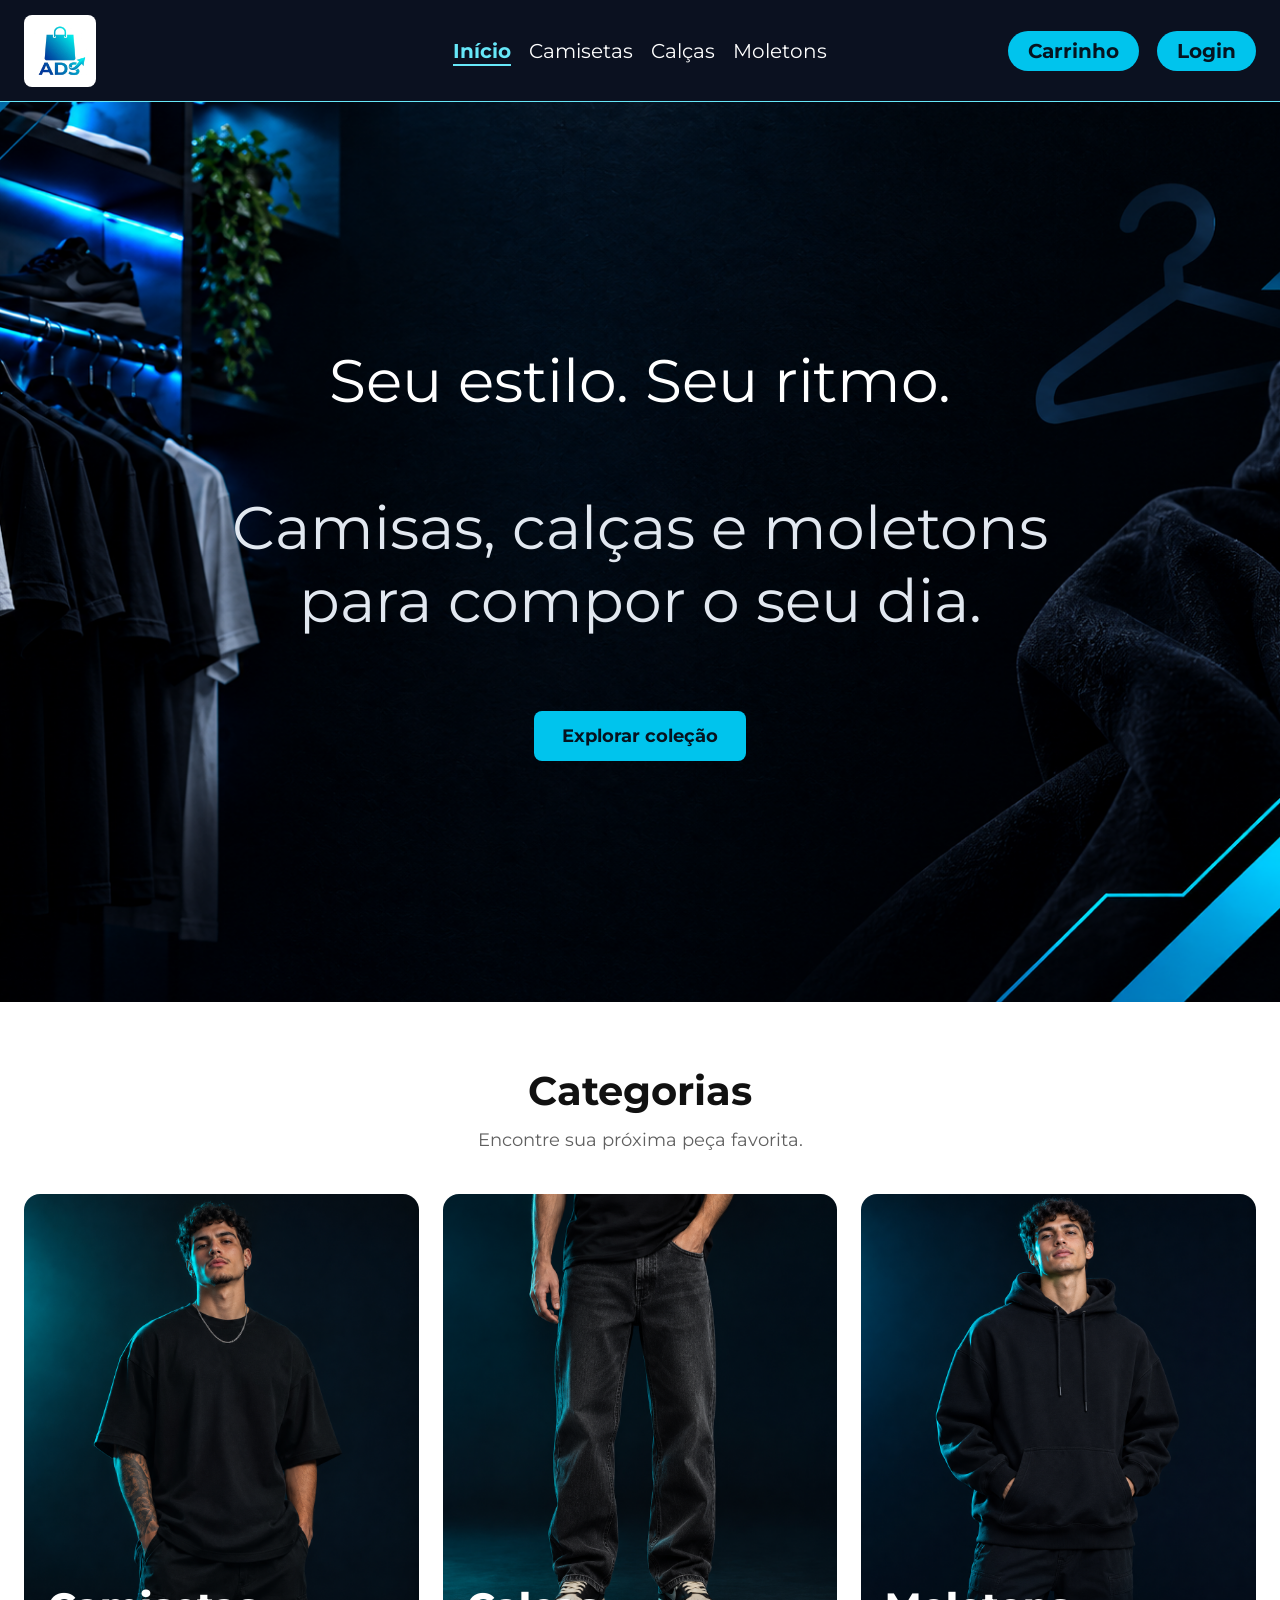
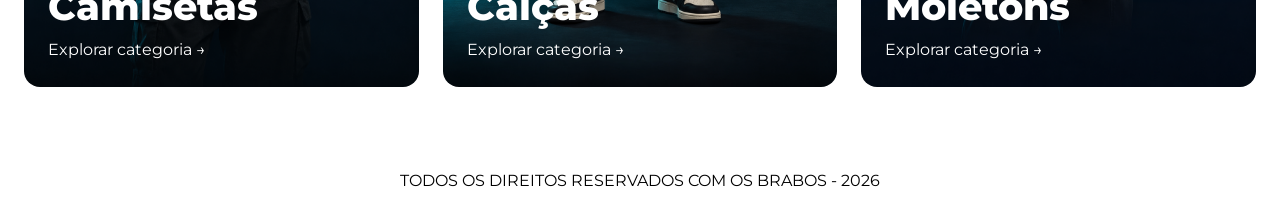
<file: index.html>
<!DOCTYPE html>
<html lang="pt-BR">

<head>
  <meta charset="UTF-8">
  <meta name="viewport" content="width=device-width, initial-scale=1.0">
  <title>Sitezin dos menó</title>
  <link rel="stylesheet" href="style.css">

  <link rel="preconnect" href="https://fonts.googleapis.com">
  <link rel="preconnect" href="https://fonts.gstatic.com" crossorigin>
  <link href="https://fonts.googleapis.com/css2?family=Montserrat:wght@400;500;600;700;800&display=swap"
    rel="stylesheet">
  <link rel="stylesheet" href="compartilhado/cabecalho.css">
  <script src="js/produtos.js" defer></script>
  <script src="js/armazenamento.js" defer></script>
  <script src="js/cabecalho.js" defer></script>
</head>

<body>
  <header class="cabecalho">
    <a class="logo" href="index.html">
      <img src="imagens/ADSlogo.jpg" alt="ADStore — página inicial">
    </a>
    <nav class="menu-principal" aria-label="Categorias">
      <a href="index.html" aria-current="page">Início</a>
      <a href="camisetas/camisetas.html">Camisetas</a>
      <a href="calças/calças.html">Calças</a>
      <a href="moletons/moletons.html">Moletons</a>
    </nav>
    <nav class="menu-usuario" aria-label="Conta e carrinho">
      <a href="carrinho.html">Carrinho</a>
      <a href="login/login.html">Login</a>
    </nav>
  </header>


  <main>

    <section class="banner" id="banner">
      <h1>Seu estilo. Seu ritmo.</h1>
      <h2>Camisas, calças e moletons para compor o seu dia.</h2>

      <a href="#categorias" class="botao-colecao">
        Explorar coleção
      </a>

    </section>

    <section class="categorias" id="categorias">
      <h2>Categorias</h2>
      <p>Encontre sua próxima peça favorita.</p>

      <div class="lista-categorias">
        <a href="camisetas/camisetas.html" class="card-categoria">
          <img src="imagens/ADScamisetas.png" alt="Modelo vestindo camiseta preta">

          <div class="categoria-texto">
            <h3>Camisetas</h3>
            <span>Explorar categoria <span class="seta">→</span></span>
          </div>
        </a>

        <a href="calças/calças.html" class="card-categoria">
          <img src="imagens/ADS-calcas.png" alt="Calça jeans escura">

          <div class="categoria-texto">
            <h3>Calças</h3>
            <span>Explorar categoria <span class="seta">→</span></span>
          </div>
        </a>

        <a href="moletons/moletons.html" class="card-categoria">
          <img src="imagens/ADSmoletons.png" alt="Modelo vestindo moletom preto">

          <div class="categoria-texto">
            <h3>Moletons</h3>
            <span>Explorar categoria <span class="seta">→</span></span>
          </div>
        </a>
      </div>
    </section>

  </main>

  <footer>
    TODOS OS DIREITOS RESERVADOS COM OS BRABOS - 2026
  </footer>
</body>

</html>
</file>
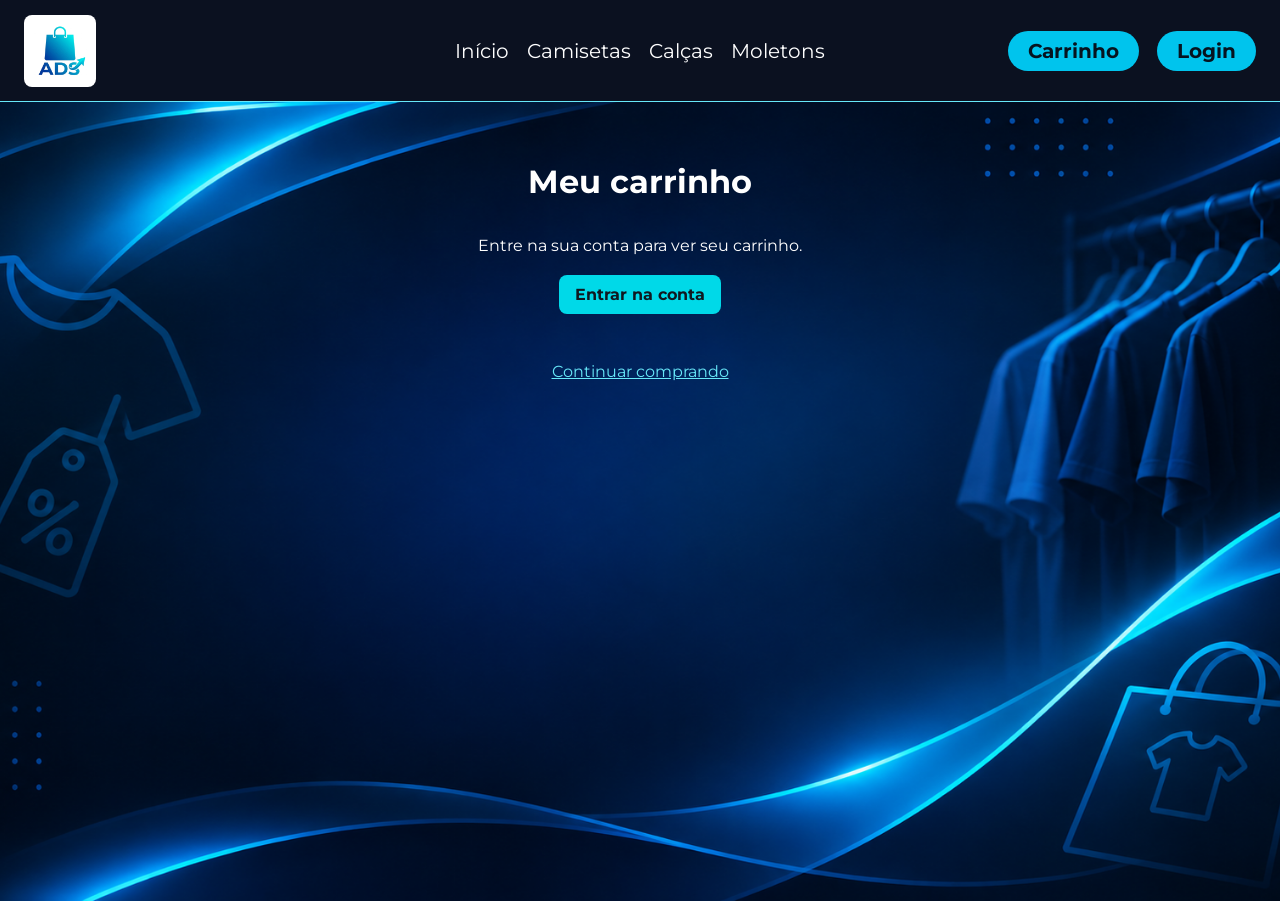
<file: carrinho.html>
<!DOCTYPE html>
<html lang="pt-BR">

<head>
  <meta charset="UTF-8">
  <meta name="viewport" content="width=device-width, initial-scale=1.0">
  <title>Carrinho | ADStore</title>
  <link rel="preconnect" href="https://fonts.googleapis.com">
  <link rel="preconnect" href="https://fonts.gstatic.com" crossorigin>
  <link href="https://fonts.googleapis.com/css2?family=Montserrat:wght@400;500;600;700;800&display=swap"
    rel="stylesheet">
  <link rel="stylesheet" href="carrinho.css">
  <link rel="stylesheet" href="compartilhado/cabecalho.css">
  <script src="js/produtos.js" defer></script>
  <script src="js/armazenamento.js" defer></script>
  <script src="js/cabecalho.js" defer></script>
  <script src="js/carrinho.js" defer></script>
  <script src="js/pagina-carrinho.js" defer></script>
</head>

<body>
  <header class="cabecalho">
    <a class="logo" href="index.html"><img src="imagens/ADSlogo.jpg" alt="ADStore — página inicial"></a>
    <nav class="menu-principal" aria-label="Categorias">
      <a href="index.html">Início</a>
      <a href="camisetas/camisetas.html">Camisetas</a>
      <a href="calças/calças.html">Calças</a>
      <a href="moletons/moletons.html">Moletons</a>
    </nav>
    <nav class="menu-usuario" aria-label="Conta e carrinho">
      <a href="carrinho.html" aria-current="page">Carrinho</a>
      <a href="login/login.html">Login</a>
    </nav>
  </header>
  <main class="banner">
    <h1>Meu carrinho</h1>
    <p id="mensagem-carrinho" role="status" aria-live="polite">Carregando os itens…</p>
    <a id="entrar-carrinho" class="botao" href="login/login.html" hidden>Entrar na conta</a>
    <div id="itens-carrinho" class="lista-produtos"></div>
    <section id="resumo-carrinho" class="resumo" aria-label="Resumo do carrinho" hidden>
      <h2>Total: <span id="total-carrinho">R$ 0,00</span></h2>
    </section>
    <a class="voltar-loja" href="index.html">Continuar comprando</a>
    <noscript>Ative o JavaScript para consultar seu carrinho.</noscript>
  </main>
  <template id="modelo-item">
    <article class="item-carrinho">
      <img class="imagem-produto" src="" alt="">
      <h2 class="nome-produto"></h2>
      <p class="preco-produto"></p>
      <div class="controle-quantidade" role="group" aria-label="Quantidade">
        <button class="diminuir" type="button" aria-label="Diminuir quantidade">−</button>
        <span class="quantidade"></span>
        <button class="aumentar" type="button" aria-label="Aumentar quantidade">+</button>
      </div>
      <p class="subtotal-produto"></p>
      <button class="remover" type="button">Remover</button>
    </article>
  </template>
</body>

</html>
</file>
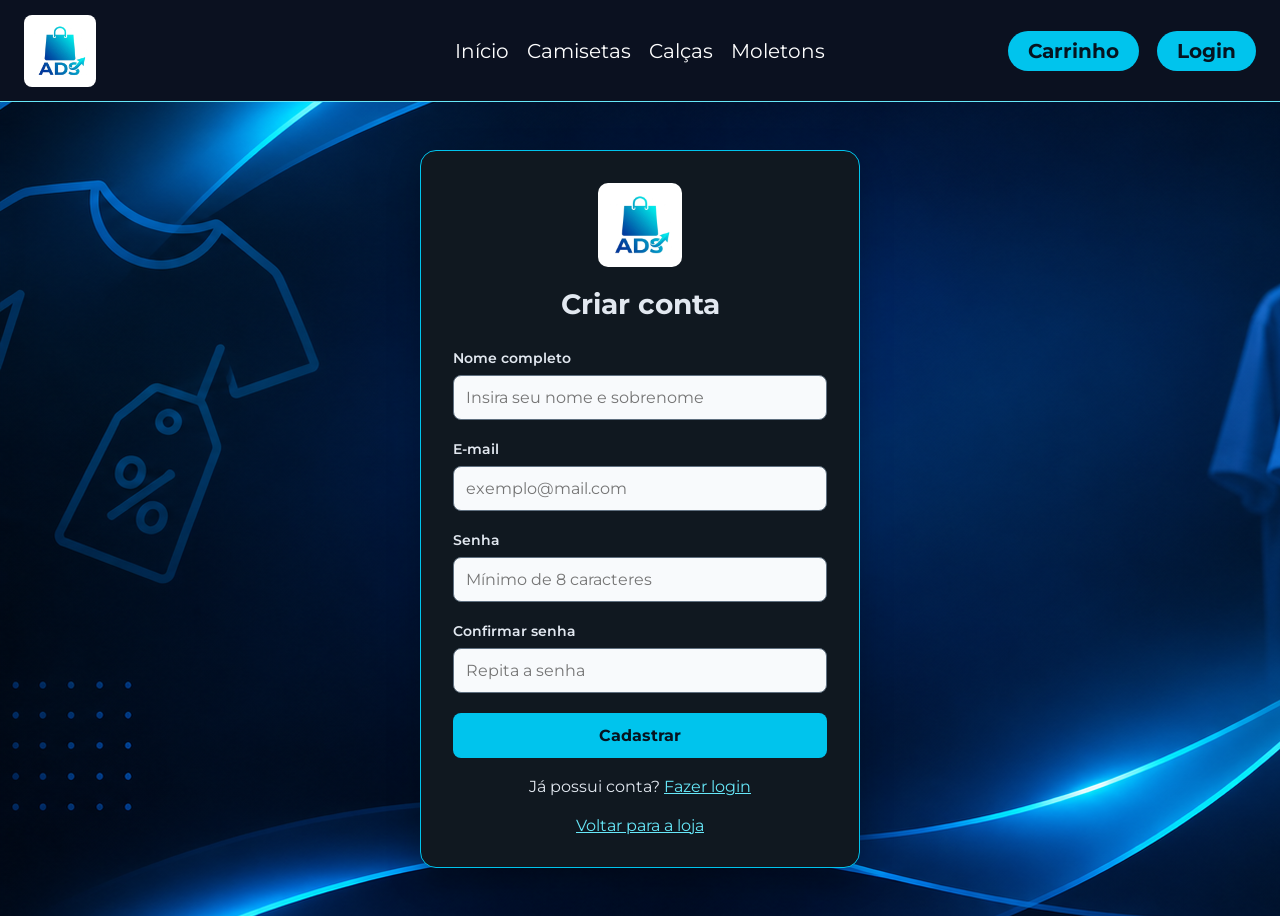
<file: cadastro/cadastro.html>
<!DOCTYPE html>
<html lang="pt-BR">

<head>
    <meta charset="UTF-8">
    <meta name="viewport" content="width=device-width, initial-scale=1.0">
    <title>Cadastro | ADStore</title>
    <link rel="preconnect" href="https://fonts.googleapis.com">
    <link rel="preconnect" href="https://fonts.gstatic.com" crossorigin>
    <link href="https://fonts.googleapis.com/css2?family=Montserrat:wght@400;500;600;700;800&display=swap"
        rel="stylesheet">
    <link rel="stylesheet" href="cadastro.css">
    <link rel="stylesheet" href="../compartilhado/cabecalho.css">
    <script src="../js/produtos.js" defer></script>
    <script src="../js/armazenamento.js" defer></script>
    <script src="../js/cadastro.js" defer></script>
    <script src="../js/cabecalho.js" defer></script>
</head>

<body>
    <header class="cabecalho">
        <a class="logo" href="../index.html">
            <img src="../imagens/ADSlogo.jpg" alt="ADStore — página inicial">
        </a>
        <nav class="menu-principal" aria-label="Categorias">
            <a href="../index.html">Início</a>
            <a href="../camisetas/camisetas.html">Camisetas</a>
            <a href="../calças/calças.html">Calças</a>
            <a href="../moletons/moletons.html">Moletons</a>
        </nav>
        <nav class="menu-usuario" aria-label="Conta e carrinho">
            <a href="../carrinho.html">Carrinho</a>
            <a href="../login/login.html">Login</a>
        </nav>
    </header>

    <main class="caixa-cadastro">

        <img src="../imagens/ADSlogo.jpg" alt="Logo da ADStore" id="imagem">
        <h1>Criar conta</h1>

        <form id="form_cadastro" method="post">
            <label for="nome">Nome completo</label>
            <input type="text" placeholder="Insira seu nome e sobrenome" name="nome" id="nome" autocomplete="name"
                required>

            <label for="email">E-mail</label>
            <input type="email" placeholder="exemplo@mail.com" name="email" id="email" autocomplete="email" required>

            <label for="senha">Senha</label>
            <input type="password" placeholder="Mínimo de 8 caracteres" name="senha" id="senha"
                autocomplete="new-password" minlength="8" required>

            <label for="confirmar-senha">Confirmar senha</label>
            <input type="password" placeholder="Repita a senha" name="confirmar-senha" id="confirmar-senha"
                autocomplete="new-password" minlength="8" required>

            <button type="submit">Cadastrar</button>
        </form>

        <p>Já possui conta? <a href="../login/login.html">Fazer login</a></p>
        <a href="../index.html">Voltar para a loja</a>

    </main>

</body>

</html>
</file>
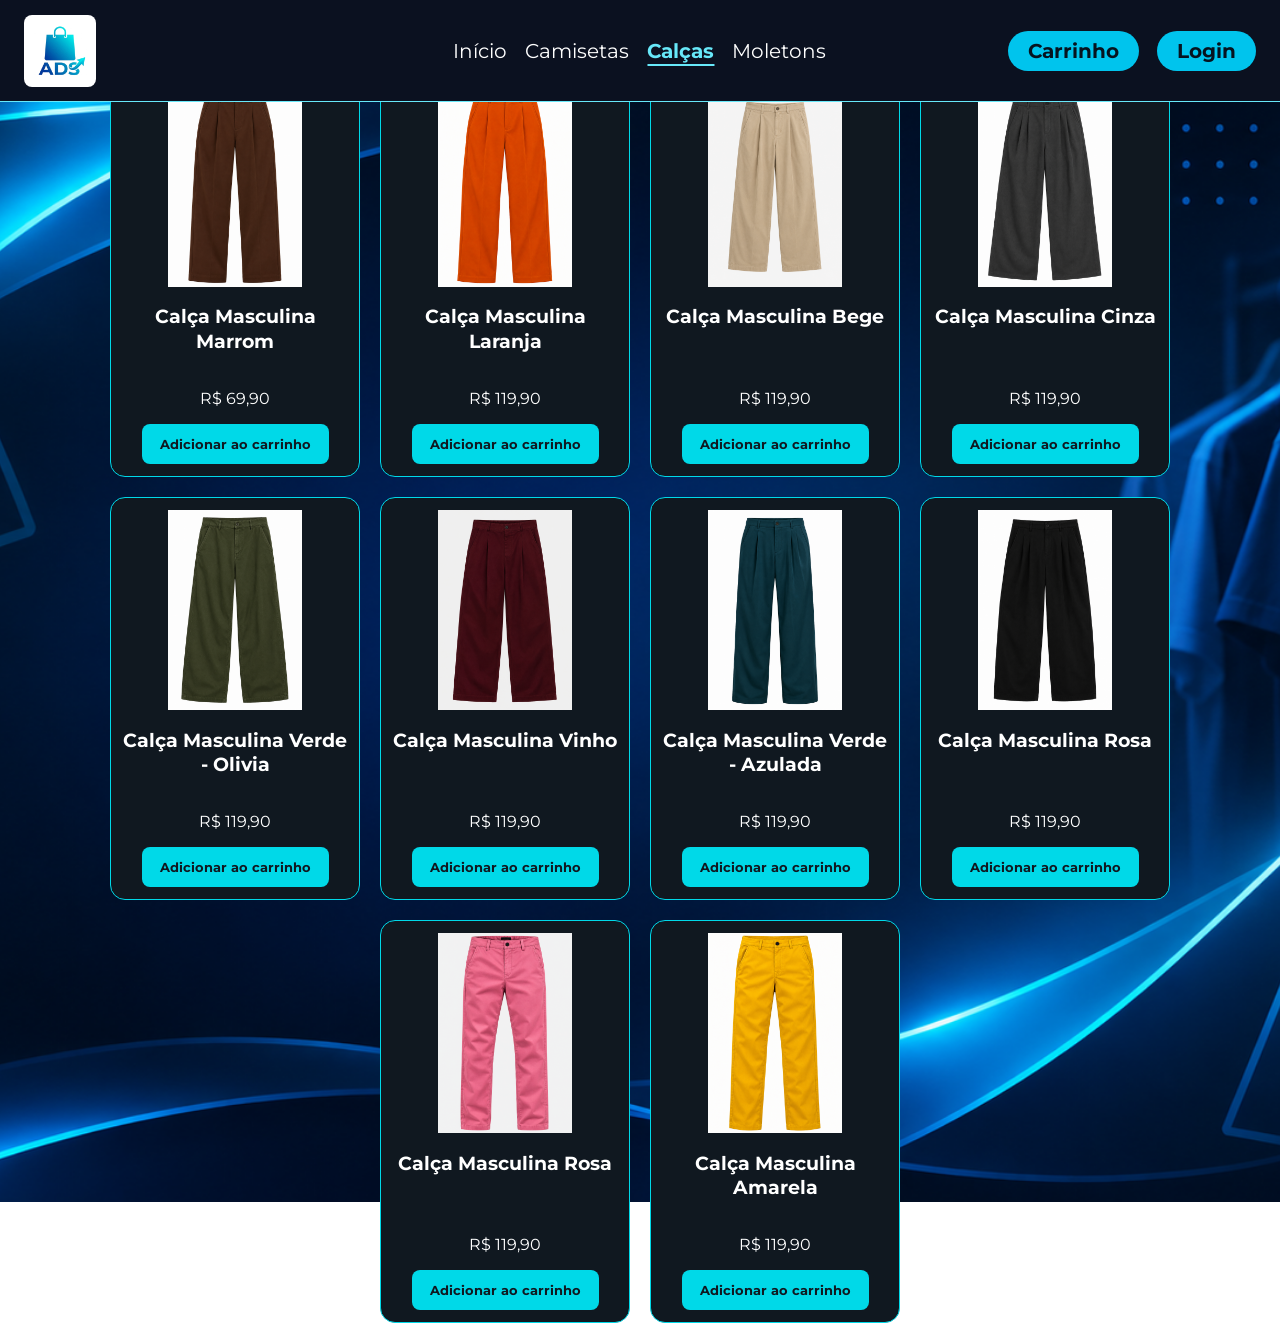
<file: calças/calças.html>
<!DOCTYPE html>
<html lang="pt-br">

<head>
  <meta charset="UTF-8">
  <meta name="viewport" content="width=device-width, initial-scale=1.0">
  <title>Calças</title>
  <link rel="stylesheet" href="calças.css">
  <link rel="stylesheet" href="../compartilhado/cabecalho.css">
  <link href="https://fonts.googleapis.com/css2?family=Montserrat:wght@400;500;600;700;800&display=swap"
    rel="stylesheet">
  <script src="../js/produtos.js" defer></script>
  <script src="../js/armazenamento.js" defer></script>
  <script src="../js/cabecalho.js" defer></script>
  <script src="../js/carrinho.js" defer></script>
  <script src="../js/catalogo.js" defer></script>
</head>

<body>
  <header class="cabecalho">
    <a class="logo" href="../index.html">
      <img src="../imagens/ADSlogo.jpg" alt="ADStore — página inicial">
    </a>
    <nav class="menu-principal" aria-label="Categorias">
      <a href="../index.html">Início</a>
      <a href="../camisetas/camisetas.html">Camisetas</a>
      <a href="calças.html" aria-current="page">Calças</a>
      <a href="../moletons/moletons.html">Moletons</a>
    </nav>
    <nav class="menu-usuario" aria-label="Conta e carrinho">
      <a href="../carrinho.html">Carrinho</a>
      <a href="../login/login.html">Login</a>
    </nav>
  </header>
  <main>

    <section class="banner">
      <h1> Nossos Produtos</h1>

      <div class="lista-produtos">

        <div class="calças">
          <img src="../imagens/Calça Marrom de Corte Reto (1).png" alt="Calça Marrom">

          <h3> Calça Masculina Marrom </h3>
          <p> R$ 69,90</p>
          <button> Adicionar ao carrinho</button>
        </div>
        <div class="calças">
          <img src="../imagens/Calça Laranja de Corte Reto.png" alt="Calça Laranja">

          <h3> Calça Masculina Laranja </h3>
          <p> R$ 119,90</p>
          <button> Adicionar ao carrinho</button>
        </div>

        <div class="calças">
          <img src="../imagens/Calça Masculina Bege de Perna Larga.png" alt="Calça Bege">

          <h3> Calça Masculina Bege </h3>
          <p> R$ 119,90</p>
          <button> Adicionar ao carrinho</button>
        </div>

        <div class="calças">
          <img src="../imagens/Calça masculina cinza grafite de corte amplo.png" alt="Calça cinza">

          <h3> Calça Masculina Cinza </h3>
          <p> R$ 119,90</p>
          <button> Adicionar ao carrinho</button>

        </div>
        <div class="calças">
          <img src="../imagens/Calça Verde Oliva de Perna Larga.png" alt="Calça Verde">

          <h3> Calça Masculina Verde - Olivia </h3>
          <p> R$ 119,90</p>
          <button> Adicionar ao carrinho</button>
        </div>

        <div class="calças">
          <img src="../imagens/Calça masculina vinho de pernas largas.png" alt="Calça Vinho">

          <h3> Calça Masculina Vinho </h3>
          <p> R$ 119,90</p>
          <button> Adicionar ao carrinho</button>

        </div>
        <div class="calças">
          <img src="../imagens/Calça Masculina Wide Leg Verde-azulada.png" alt="Calça Verde">

          <h3> Calça Masculina Verde - Azulada </h3>
          <p> R$ 119,90</p>
          <button> Adicionar ao carrinho</button>
        </div>

        <div class="calças">
          <img src="../imagens/Calça Preta de Corte Amplo.png" alt="Calça Preta">

          <h3> Calça Masculina Rosa </h3>
          <p> R$ 119,90</p>
          <button> Adicionar ao carrinho</button>
        </div>
        <div class="calças">
          <img src="../imagens/Calça Chino Masculina Rosa.png" alt="Calça rosa">

          <h3> Calça Masculina Rosa </h3>
          <p> R$ 119,90</p>
          <button> Adicionar ao carrinho</button>
        </div>
        <div class="calças">
          <img src="../imagens/Calça masculina amarela em fundo branco.png" alt="Camisa amarela">

          <h3> Calça Masculina Amarela </h3>
          <p> R$ 119,90</p>
          <button> Adicionar ao carrinho</button>
        </div>
      </div>
    </section>


  </main>

</body>

</html>
</file>
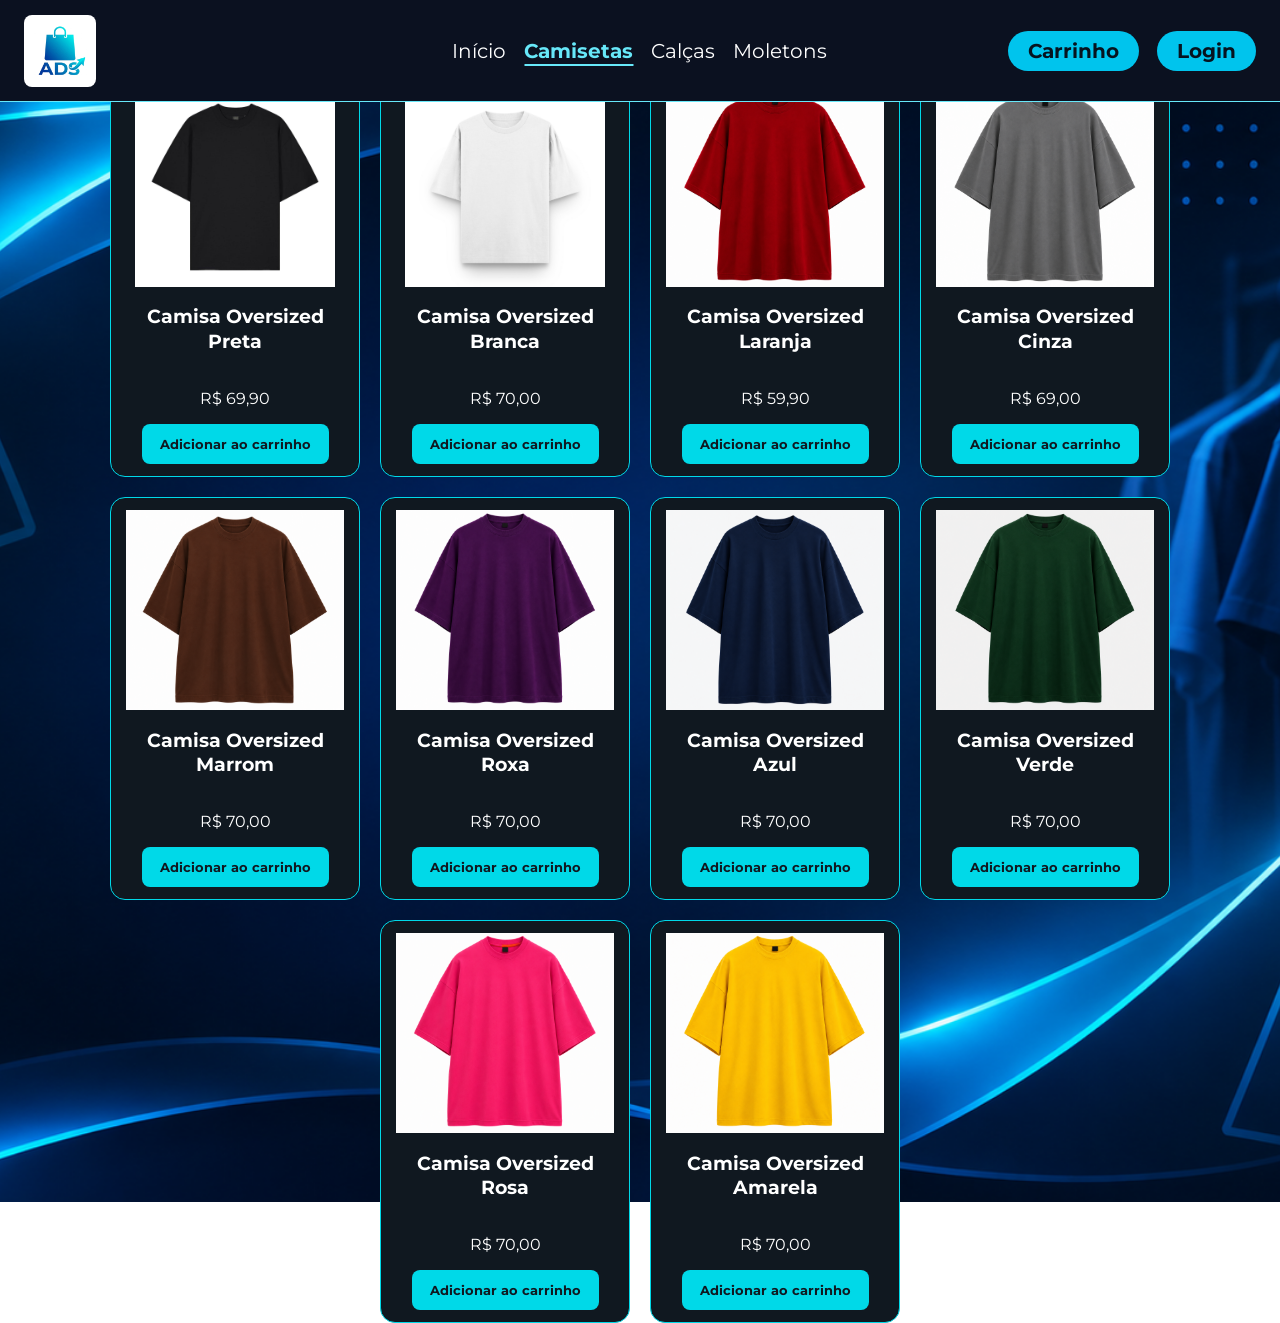
<file: camisetas/camisetas.html>
<!DOCTYPE html>
<html lang="pt-BR">

<head>
  <meta charset="UTF-8">
  <meta name="viewport" content="width=device-width, initial-scale=1.0">
  <title>Produtos - ADStore</title>
  <link rel="stylesheet" href="camisetas.css">
  <link rel="preconnect" href="https://fonts.googleapis.com">
  <link rel="preconnect" href="https://fonts.gstatic.com" crossorigin>
  <link href="https://fonts.googleapis.com/css2?family=Montserrat:wght@400;500;600;700;800&display=swap"
    rel="stylesheet">
  <link rel="stylesheet" href="../compartilhado/cabecalho.css">
  <script src="../js/produtos.js" defer></script>
  <script src="../js/armazenamento.js" defer></script>
  <script src="../js/cabecalho.js" defer></script>
  <script src="../js/carrinho.js" defer></script>
  <script src="../js/catalogo.js" defer></script>
</head>

<body>
  <header class="cabecalho">
    <a class="logo" href="../index.html">
      <img src="../imagens/ADSlogo.jpg" alt="ADStore — página inicial">
    </a>
    <nav class="menu-principal" aria-label="Categorias">
      <a href="../index.html">Início</a>
      <a href="camisetas.html" aria-current="page">Camisetas</a>
      <a href="../calças/calças.html">Calças</a>
      <a href="../moletons/moletons.html">Moletons</a>
    </nav>
    <nav class="menu-usuario" aria-label="Conta e carrinho">
      <a href="../carrinho.html">Carrinho</a>
      <a href="../login/login.html">Login</a>
    </nav>
  </header>
  <main>
    <section class="banner">
      <h1> Nossos Produtos</h1>

      <div class="lista-produtos">

        <div class="camisetas">
          <img src="../imagens/camisapreta-catalogo.png" alt="Camisa preta">

          <h3> Camisa Oversized Preta </h3>
          <p> R$ 69,90</p>
          <button> Adicionar ao carrinho</button>
        </div>
        <div class="camisetas">
          <img src="../imagens/camisabranca.png" alt="Camisa Branca">

          <h3> Camisa Oversized Branca </h3>
          <p> R$ 70,00</p>
          <button> Adicionar ao carrinho</button>
        </div>

        <div class="camisetas">
          <img src="../imagens/camisalaranja.png" alt="Camisa laranja">

          <h3> Camisa Oversized Laranja </h3>
          <p> R$ 59,90</p>
          <button> Adicionar ao carrinho</button>
        </div>

        <div class="camisetas">
          <img src="../imagens/camisacinza.png" alt="Camisa cinza">

          <h3> Camisa Oversized Cinza </h3>
          <p> R$ 69,00</p>
          <button> Adicionar ao carrinho</button>

        </div>
        <div class="camisetas">
          <img src="../imagens/camisamarrom.png" alt="Camisa marrom">

          <h3> Camisa Oversized Marrom </h3>
          <p> R$ 70,00</p>
          <button> Adicionar ao carrinho</button>
        </div>

        <div class="camisetas">
          <img src="../imagens/camisaroxa.png" alt="Camisa roxa">

          <h3> Camisa Oversized Roxa </h3>
          <p> R$ 70,00</p>
          <button> Adicionar ao carrinho</button>

        </div>
        <div class="camisetas">
          <img src="../imagens/camisazul.png" alt="Camisa Branca">

          <h3> Camisa Oversized Azul </h3>
          <p> R$ 70,00</p>
          <button> Adicionar ao carrinho</button>
        </div>

        <div class="camisetas">
          <img src="../imagens/camisaverde.png" alt="Camisa verde">

          <h3> Camisa Oversized Verde </h3>
          <p> R$ 70,00</p>
          <button> Adicionar ao carrinho</button>
        </div>
        <div class="camisetas">
          <img src="../imagens/camisarosa.png" alt="Camisa rosa">

          <h3> Camisa Oversized Rosa </h3>
          <p> R$ 70,00</p>
          <button> Adicionar ao carrinho</button>
        </div>
        <div class="camisetas">
          <img src="../imagens/camisamarela.png" alt="Camisa Branca">

          <h3> Camisa Oversized Amarela </h3>
          <p> R$ 70,00</p>
          <button> Adicionar ao carrinho</button>
        </div>
      </div>
    </section>

  </main>

</body>

</html>
</file>
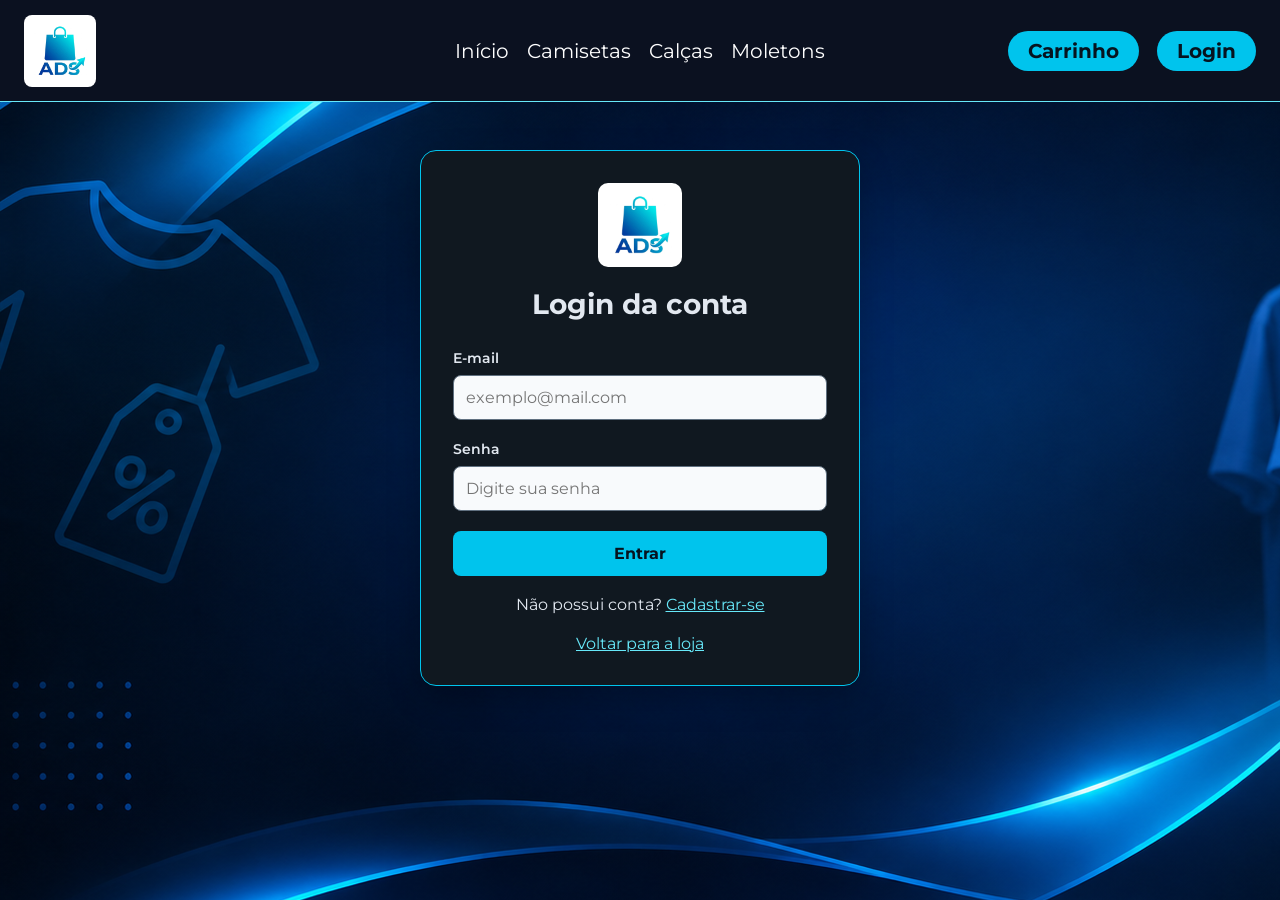
<file: login/login.html>
<!DOCTYPE html>
<html lang="pt-BR">

<head>
  <meta charset="UTF-8">
  <meta name="viewport" content="width=device-width, initial-scale=1.0">
  <title>Login | ADStore</title>
  <link rel="preconnect" href="https://fonts.googleapis.com">
  <link rel="preconnect" href="https://fonts.gstatic.com" crossorigin>
  <link href="https://fonts.googleapis.com/css2?family=Montserrat:wght@400;500;600;700;800&display=swap"
    rel="stylesheet">
  <link rel="stylesheet" href="login.css">
  <link rel="stylesheet" href="../compartilhado/cabecalho.css">
  <script src="../js/produtos.js" defer></script>
  <script src="../js/armazenamento.js" defer></script>
  <script src="../js/login.js" defer></script>
  <script src="../js/cabecalho.js" defer></script>
</head>

<body>
  <header class="cabecalho">
    <a class="logo" href="../index.html">
      <img src="../imagens/ADSlogo.jpg" alt="ADStore — página inicial">
    </a>
    <nav class="menu-principal" aria-label="Categorias">
      <a href="../index.html">Início</a>
      <a href="../camisetas/camisetas.html">Camisetas</a>
      <a href="../calças/calças.html">Calças</a>
      <a href="../moletons/moletons.html">Moletons</a>
    </nav>
    <nav class="menu-usuario" aria-label="Conta e carrinho">
      <a href="../carrinho.html">Carrinho</a>
      <a href="login.html" aria-current="page">Login</a>
    </nav>
  </header>

  <main class="caixa-login">

    <img src="../imagens/ADSlogo.jpg" alt="Logo da ADStore" id="imagem">
    <h1>Login da conta</h1>

    <form id="form-login" method="post">
      <label for="email">E-mail</label>
      <input type="email" placeholder="exemplo@mail.com" id="email" name="email" autocomplete="username" required>

      <label for="senha">Senha</label>
      <input type="password" placeholder="Digite sua senha" id="senha" name="senha" autocomplete="current-password"
        required>

      <button type="submit">Entrar</button>
    </form>

    <p>Não possui conta? <a href="../cadastro/cadastro.html">Cadastrar-se</a></p>
    <a href="../index.html">Voltar para a loja</a>

  </main>

</body>

</html>
</file>
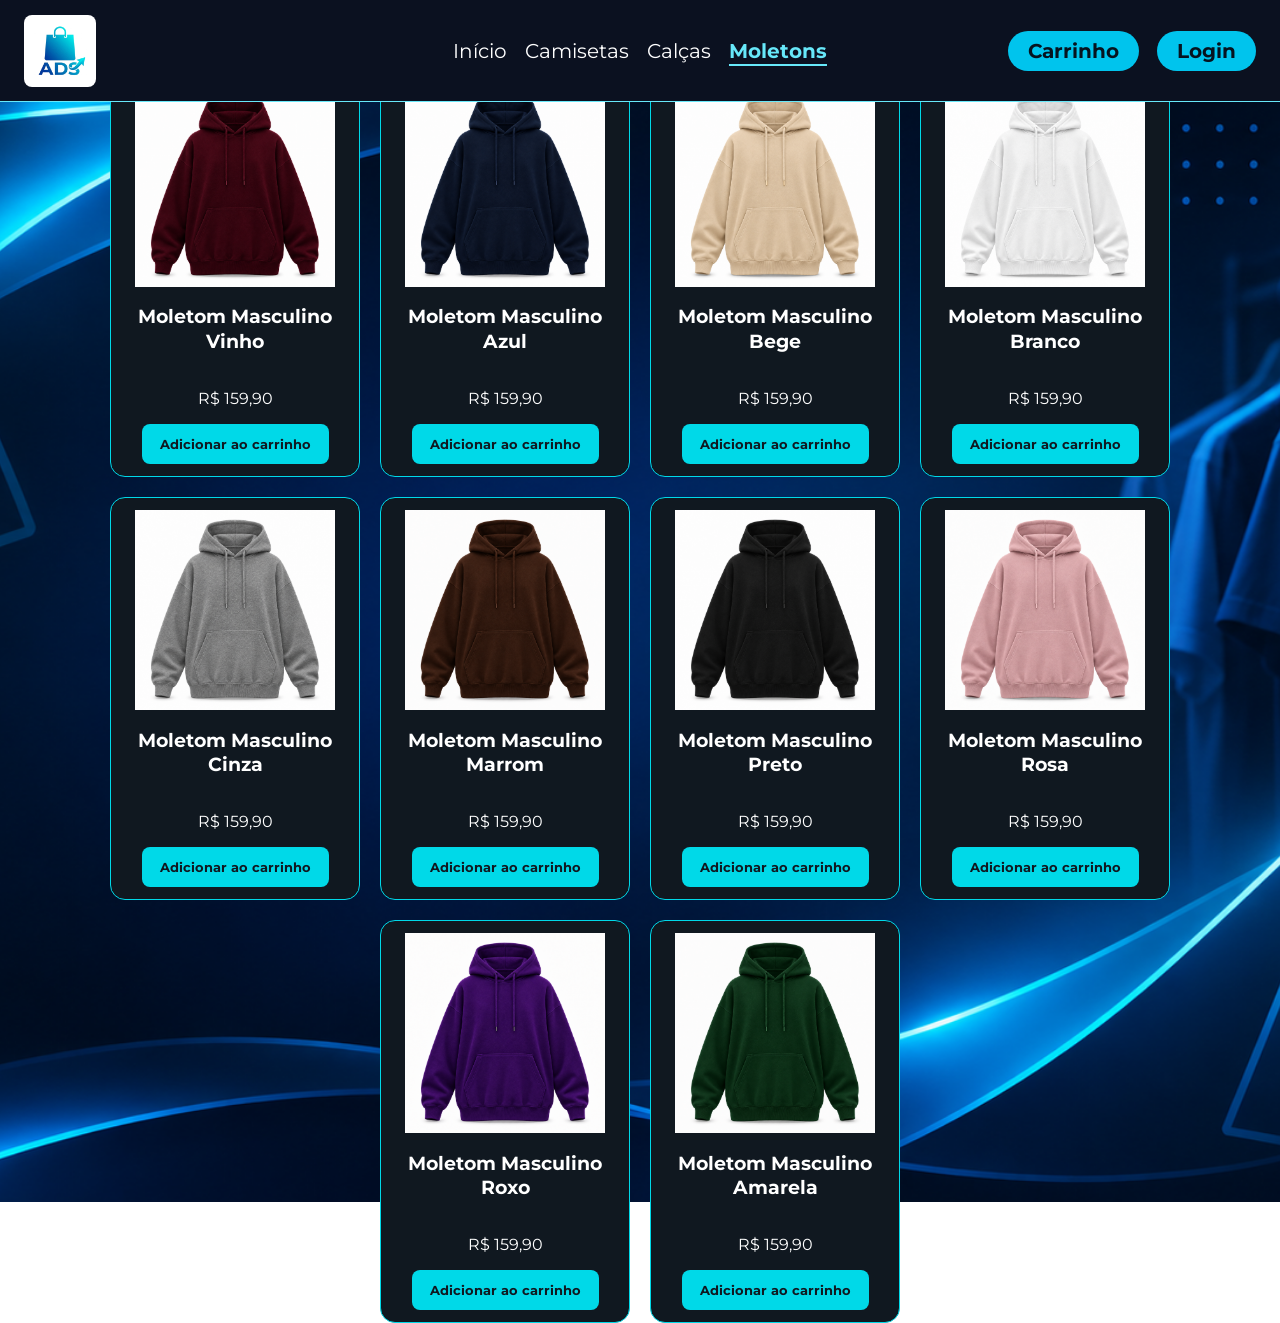
<file: moletons/moletons.html>
<!DOCTYPE html>
<html lang="pt-br">

<head>
  <meta charset="UTF-8">
  <meta name="viewport" content="width=device-width, initial-scale=1.0">
  <link rel="stylesheet" href="moletons.css">
  <title>Moletom</title>
  <link rel="stylesheet" href="../compartilhado/cabecalho.css">
  <link href="https://fonts.googleapis.com/css2?family=Montserrat:wght@400;500;600;700;800&display=swap"
    rel="stylesheet">
  <script src="../js/produtos.js" defer></script>
  <script src="../js/armazenamento.js" defer></script>
  <script src="../js/cabecalho.js" defer></script>
  <script src="../js/carrinho.js" defer></script>
  <script src="../js/catalogo.js" defer></script>
</head>

<body>
  <header class="cabecalho">
    <a class="logo" href="../index.html">
      <img src="../imagens/ADSlogo.jpg" alt="ADStore — página inicial">
    </a>
    <nav class="menu-principal" aria-label="Categorias">
      <a href="../index.html">Início</a>
      <a href="../camisetas/camisetas.html">Camisetas</a>
      <a href="../calças/calças.html">Calças</a>
      <a href="moletons.html" aria-current="page">Moletons</a>
    </nav>
    <nav class="menu-usuario" aria-label="Conta e carrinho">
      <a href="../carrinho.html">Carrinho</a>
      <a href="../login/login.html">Login</a>
    </nav>
  </header>



  <main>
    <section class="banner">
      <h1> Nossos Produtos</h1>

      <div class="lista-produtos">

        <div class="moletons">
          <img src="../imagens/moletom-vinho.png" alt="moletons Marrom">

          <h3> Moletom Masculino Vinho </h3>
          <p> R$ 159,90</p>
          <button> Adicionar ao carrinho</button>
        </div>
        <div class="moletons">
          <img src="../imagens/moletom-azul-marinho.png" alt="moletons Laranja">

          <h3> Moletom Masculino Azul </h3>
          <p> R$ 159,90</p>
          <button> Adicionar ao carrinho</button>
        </div>

        <div class="moletons">
          <img src="../imagens/moletom-bege.png" alt="moletons Bege">

          <h3> Moletom Masculino Bege </h3>
          <p> R$ 159,90</p>
          <button> Adicionar ao carrinho</button>
        </div>

        <div class="moletons">
          <img src="../imagens/moletom-branco.png" alt="moletons cinza">

          <h3> Moletom Masculino Branco </h3>
          <p> R$ 159,90</p>
          <button> Adicionar ao carrinho</button>

        </div>
        <div class="moletons">
          <img src="../imagens/moletom-cinza.png" alt="moletons Verde">

          <h3> Moletom Masculino Cinza </h3>
          <p> R$ 159,90</p>
          <button> Adicionar ao carrinho</button>
        </div>

        <div class="moletons">
          <img src="../imagens/moletom-marrom.png" alt="moletons Vinho">

          <h3> Moletom Masculino Marrom </h3>
          <p> R$ 159,90</p>
          <button> Adicionar ao carrinho</button>

        </div>
        <div class="moletons">
          <img src="../imagens/moletom-preto.png" alt="moletons Verde">

          <h3> Moletom Masculino Preto </h3>
          <p> R$ 159,90</p>
          <button> Adicionar ao carrinho</button>
        </div>

        <div class="moletons">
          <img src="../imagens/moletom-rosa.png" alt="moletons Preta">

          <h3> Moletom Masculino Rosa </h3>
          <p> R$ 159,90</p>
          <button> Adicionar ao carrinho</button>
        </div>
        <div class="moletons">
          <img src="../imagens/moletom-roxo.png" alt="moletons rosa">

          <h3> Moletom Masculino Roxo </h3>
          <p> R$ 159,90</p>
          <button> Adicionar ao carrinho</button>
        </div>
        <div class="moletons">
          <img src="../imagens/moletom-verde.png" alt="Camisa amarela">

          <h3> Moletom Masculino Amarela </h3>
          <p> R$ 159,90</p>
          <button> Adicionar ao carrinho</button>
        </div>
      </div>
    </section>

  </main>

</body>

</html>
</file>
<file: style.css>
/*transforma tudo em caixa*/
* {
  box-sizing: border-box;
}
/*predefine o body da página inteiro com margin 0*/
body {
  margin: 0;
  font-family: "Montserrat", sans-serif;
}

/* Faz os campos e botões seguirem a fonte da página */
button,
input,
select,
textarea {
  font-family: inherit;
}



/*============================================DIVISÃO DO HEADER PARA O MAIN DA PÁGINA======================================================*/



/*banner da página*/
.banner {
  height: 900px;
  background-image: url("imagens/ADSbanner.png");
  background-size: cover;
  background-position: center;
  background-repeat: no-repeat;
  padding: 40px 20px;
  box-sizing: border-box;
  text-align: center;
  color: #2b3032;
  display: flex;
  flex-direction: column;
  justify-content: center;
  align-items: center;
  gap: 24px;
}

/*altera apenas o h1*/
.banner h1 {
  color:#ffffff;
  margin: 0;
  margin-bottom: 50px;
  font-size: 60px;
  font-weight: normal;
}

/*altera apenas o h2*/
.banner h2 {
  width: 900px;
  color: #e2e8f0;
  margin: 0;
  margin-bottom: 50px;
  font-size: 60px;
  font-weight: normal;
}

/*altera o botão (Explorar coleção)*/
.banner a {
  display: inline-block;
  background-color: #00c4ed;
  color: #06131f;
  padding: 14px 28px;
  border-radius: 8px;
  font-size: 18px;
  font-weight: bold;
  text-decoration: none;
}

/*muda cor dele*/
.banner a:hover {
  background-color: #67e8f9;
}


/*=============================================DIVISÃO DO BANNER PARA A SEÇÃO CATEGORIAS===========================================*/


/*seta toda a aba categorias*/
.categorias {
  max-width: 1280px;
  margin: 0 auto;
  padding: 64px 24px;
  font-family: "Montserrat", Arial, sans-serif;
}

/*altera apenas o <h2> do subtitulo*/
.categorias > h2 {
  margin: 0 0 12px;
  color: #111;
  text-align: center;
  font-size: 40px;
  font-weight: none;
}

/*altera apenas o <p> do subtitulo*/
.categorias > p {
  margin: 0 0 40px;
  color: #606060;
  text-align: center;
  font-size: 18px;
  line-height: 1.5;
}

/*criação da lista de categorias (3 colunas iguais)*/
.lista-categorias {
  display: grid;
  grid-template-columns: repeat(3, minmax(0, 1fr));
  gap: 24px;
}

/*altera o tamanho do card de cada categoria*/
.card-categoria {
  position: relative;
  display: block;
  aspect-ratio: 4 / 5;
  overflow: hidden;
  border-radius: 16px;
  background-color: #07131e;
  color: #fff;
  text-decoration: none;
}

/*altera somente o tamanho da imagem para caber dentro do tamanho do card definido acima*/
.card-categoria > img {
  display: block;
  width: 100%;
  height: 100%;
  object-fit: cover;
  transition: transform 0.3s ease;
}


.categoria-texto {
  position: absolute;
  bottom: 28px;
  left: 24px;
  right: 24px;
  z-index: 1;
}

.categoria-texto h3 {
  margin: 0 0 10px;
  font-size: clamp(26px, 3vw, 38px);
  font-weight: 800;
}

.card-categoria:hover{ /* ativa o efeito quando o mouse está sobre o card */
    transform: translateY(-20px); /* desloca o card 5 pixels para cima */ 
    box-shadow: 0 8px 20px rgba(0,217, 232,0.3); /* cria uma sombra ao redor do card */
}


/*representaçao do footer*/
footer {
  text-align: center;
  padding: 20px; 
}
</file>
<file: compartilhado/cabecalho.css>
/* Header que é compartilhado em todas as páginas */


body { margin: 0; }
.cabecalho {
  background-color: #0B1120;
  display: grid;
  grid-template-columns: minmax(0, 1fr) minmax(0, 1fr) minmax(0, 1fr);
  grid-template-rows: 85px;
  align-items: center;
  width: 100%;
  padding: 8px 24px;
  border-bottom: 1px solid #67e8f9;
  position: sticky;
  top: 0;
  z-index: 1000;
}

.logo {
  grid-column: 1;
  grid-row: 1;
  justify-self: start;
}

.logo img {
  display: block;
  width: 72px;
  height: 72px;
  border-radius: 8px;
}

.menu-principal {
  grid-column: 2;
  grid-row: 1;
  justify-self: center;
  display: flex;
  align-items: center;
  justify-content: center;
  gap: 18px;
}

.menu-usuario {
  grid-column: 3;
  grid-row: 1;
  justify-self: end;
  display: flex;
  align-items: center;
  gap: 18px;
}

.menu-usuario:last-child a {
  display: inline-block;
  background-color: #00c4ed;
  color: #06131f;
  font-weight: bold;
  padding: 8px 20px;
  border-radius: 24px;
}

.menu-usuario [data-conta-logada] {
  color: #ffffff;
  font-size: 16px;
  font-weight: 500;
}

.menu-usuario a:hover {
  background-color: #67e8f9;
}

.cabecalho a {
  color: white;
  text-decoration: none;
  font-size: 20px;
}

.menu-principal a:hover {
  text-decoration: underline;
}

.cabecalho, .cabecalho * { box-sizing: border-box; }
.cabecalho { font-family: "Montserrat", Arial, sans-serif; flex-shrink: 0; }
.cabecalho .logo { display: block; }
.cabecalho .menu-principal a { white-space: nowrap; }
.cabecalho a:focus-visible { outline: 3px solid #007e96; outline-offset: 4px; }
.cabecalho .menu-principal a[aria-current="page"] {
  color: #67e8f9;
  font-weight: 700;
  text-decoration: underline;
  text-underline-offset: 6px;
}
@media (max-width: 900px) {
  .cabecalho {
    grid-template-columns: auto minmax(0, 1fr);
    grid-template-rows: auto auto;
    gap: 14px;
    padding: 12px 16px;
  }
  .cabecalho .logo { grid-column: 1; grid-row: 1; }
  .cabecalho .menu-usuario { grid-column: 2; grid-row: 1; gap: 8px; }
  .cabecalho .menu-principal {
    grid-column: 1 / -1;
    grid-row: 2;
    flex-wrap: wrap;
    gap: 12px 18px;
  }
  .cabecalho a { font-size: 16px; }
  .cabecalho .menu-usuario a { padding: 8px 12px; }
}
</file>
<file: carrinho.css>
* {
  box-sizing: border-box;
}

body {
  margin: 0;
  background: #0b1120;
  font-family: "Montserrat", Arial, sans-serif;
}

button {
  font-family: inherit;
}

[hidden] {
  display: none !important;
}

.banner {
  min-height: calc(100vh - 101px);
  background-image: url("imagens/ADSfundo2.png");
  background-size: cover;
  background-position: center;
  background-repeat: no-repeat;
  padding: 40px 20px;
  text-align: center;
  color: white;
}

h1 {
  margin: 20px 0 32px;
}

#mensagem-carrinho {
  line-height: 1.6;
}

.lista-produtos {
  display: flex;
  flex-wrap: wrap;
  justify-content: center;
  gap: 20px;
}

.item-carrinho {
  width: 250px;
  padding: 16px;
  background: #101820;
  border: 1px solid #00d9e8;
  border-radius: 15px;
  display: flex;
  flex-direction: column;
  align-items: center;
}

.imagem-produto {
  width: 100%;
  height: 200px;
  object-fit: contain;
}

.nome-produto {
  font-size: 18px;
  line-height: 1.4;
  min-height: 2.8em;
}

.controle-quantidade {
  display: flex;
  align-items: center;
  gap: 16px;
  margin: 8px 0;
}

button,
.botao {
  background: #00d9e8;
  color: #101820;
  padding: 10px 16px;
  border: none;
  border-radius: 8px;
  cursor: pointer;
  font-weight: bold;
}

.botao {
  display: inline-block;
  margin-bottom: 24px;
  text-decoration: none;
}

button:hover,
.botao:hover {
  background: #67e8f9;
}

button:disabled {
  opacity: .5;
  cursor: default;
}

button:focus-visible,
a:focus-visible {
  outline: 3px solid white;
  outline-offset: 4px;
}

.remover {
  margin-top: auto;
}

.resumo {
  margin-top: 32px;
}

.resumo h2 {
  font-size: 22px;
}

.voltar-loja {
  display: inline-block;
  margin: 24px 0;
  color: #67e8f9;
}

.menu-usuario [data-conta-logada] {
  color: white;
  font-size: 16px;
  font-weight: 500;
}

@media (max-width: 480px) {
  .banner {
    padding: 24px 12px;
  }

  .item-carrinho {
    width: 100%;
    max-width: 300px;
  }
}
</file>
<file: cadastro/cadastro.css>
* { box-sizing: border-box; }

body {
    margin: 0;
    min-height: 100vh;
    display: flex;
    flex-direction: column;
    font-family: 'Montserrat', Arial, sans-serif;
    background-image: url("../imagens/ADSfundo2.png");
    color: #e2e8f0;
}

button, input { font: inherit; }

.caixa-cadastro {
    width: calc(100% - 32px);
    max-width: 440px;
    margin: 48px auto;
    padding: 32px;
    display: flex;
    flex-direction: column;
    align-items: center;
    background-color: #101820;
    border: 1px solid #00c4ed;
    border-radius: 16px;
    box-shadow: 0 12px 32px rgba(0, 0, 0, .25);
}

#imagem {
    width: 84px;
    height: 84px;
    border-radius: 10px;
    object-fit: contain;
}

.caixa-cadastro h1 {
    font-size: 28px;
    text-align: center;
    margin: 20px 0 28px;
}

#form_cadastro {
    display: flex;
    flex-direction: column;
    width: 100%;
}

#form_cadastro label {
    margin-bottom: 8px;
    font-weight: 600;
    font-size: 14px;
}

#form_cadastro input {
    width: 100%;
    padding: 12px;
    margin-bottom: 20px;
    border: 1px solid #607080;
    border-radius: 8px;
    background: #f8fafc;
    color: #101820;
}

#form_cadastro input:focus-visible,
#form_cadastro button:focus-visible {
    outline: 3px solid #67e8f9;
    outline-offset: 2px;
}

#form_cadastro button {
    padding: 13px;
    border: 0;
    border-radius: 8px;
    background-color: #00c4ed;
    color: #06131f;
    font-weight: 700;
    cursor: pointer;
}

#form_cadastro button:hover { background-color: #67e8f9; }

.caixa-cadastro p { text-align: center; line-height: 1.6; }
.caixa-cadastro a { color: #67e8f9; }
.caixa-cadastro a:hover { color: #fff; }

@media (max-width: 480px) {
    .caixa-cadastro { margin: 24px auto; padding: 24px 18px; }
    .caixa-cadastro h1 { font-size: 24px; }
}
</file>
<file: calças/calças.css>
/*transforma tudo em caixa*/
* {
  box-sizing: border-box;
}
/*predefine o body da página inteiro com margin 0*/
body {
  margin: 0;
  font-family: "Montserrat", sans-serif;
}

/* Faz os campos e botões seguirem a fonte da página */
button,
input,
select,
textarea {
  font-family: inherit;
}

h1{
    display: inline-block;
  color: white;
  font-weight: bold;
}

.banner {
  height: 1100px;
  background-image: url("../imagens/ADSfundo2.png");
  background-size: cover;
  background-position: center;
  background-repeat: no-repeat;
  padding: 40px 20px;
  box-sizing: border-box;
  text-align: center;
  color: #2b3032;
  display: flex;
  flex-direction: column;
  justify-content: center;
  align-items: center;
  gap: 24px;
}

.lista-produtos {
  align-items: stretch;
}

.calças {
  display: flex;
  flex-direction: column;
  align-items: center;
}

.calças h3 {
  /* Reserva espaço para duas linhas em todos os cards */
  min-height: 2.6em;
  line-height: 1.3;
}

.calças button {
  /* Mantém os botões alinhados na parte inferior */
  margin-top: auto;
}

.calças {
    width: 250px; /* define a largura do card*/
    padding: 20px; /* cria espaço interno */
    border: 1px solid #ddd; /* adiciona uma borda */
    border-radius: 10px; /* arredonda os cantos */
    text-align: center; /* centraliza os textos */
}
.calças img{
    width: 100%; /* ocupa toda a largura disponivel dentro do card */
    height: 200px; /* define a altura da imagem  */
    object-fit: contain; /* Exibe a imagem inteira, sem cortá-la */

    /* definimos a largura para poder mostrar a camisa inteira para o cliente */
}
.calças{
    background-color: #101820;
    color: white;
    padding: 12px;
    border: 1px solid #00d9e8;
    border-radius: 15px;
    cursor: pointer;
}
.lista-produtos{
    display: flex;        /* ativa o flexbox  */
    justify-content: center; /* centraliza os produtos horizontalmente */
    gap: 20px;  /* Cria o espaço entre os produtos */
    flex-wrap: wrap; /* Permite quebrar para outra linha quando faltar espaço */
    align-items: flex-start;
    /*A partir dessa organização cada produto ficara centralizado, quando adicionarmos outros. */
}

.calças button {
    background-color: #00d9e8; /* fundo azul */
    color: #101820; /* texto escuro*/
    padding: 12px 18px; /* espaçamento interno */
    border: none; /* remove a borda padrão */
    border-radius: 8px; /* arredonda o botão */
    cursor: pointer; /* mostra a maozinha ao passar o mouse */
    font-weight: bold; /* deixa o texto em negrito  */
}
.calças:hover{ /* ativa o efeito quando o mouse está sobre o card */
    transform: translateY(-5px); /* desloca o card 5 pixels para cima */ 
    box-shadow: 0 8px 20px rgba(0,217, 232,0.3); /* cria uma sombra ao redor do card */
}

/* Fonte compartilhada com a página inicial. */
body {
    font-family: "Montserrat", Arial, sans-serif;
}
button { font-family: inherit; }
.voltar-loja { display: inline-block; margin: 16px 0; }
</file>
<file: camisetas/camisetas.css>
/*transforma tudo em caixa*/
* {
  box-sizing: border-box;
}
/*predefine o body da página inteiro com margin 0*/
body {
  margin: 0;
  font-family: "Montserrat", sans-serif;
}

/* Faz os campos e botões seguirem a fonte da página */
button,
input,
select,
textarea {
  font-family: inherit;
}

h1{
    display: inline-block;
  color: white;
  font-weight: bold;
}

.banner {
  height: 1100px;
  background-image: url("../imagens/ADSfundo2.png");
  background-size: cover;
  background-position: center;
  background-repeat: no-repeat;
  padding: 40px 20px;
  box-sizing: border-box;
  text-align: center;
  color: #2b3032;
  display: flex;
  flex-direction: column;
  justify-content: center;
  align-items: center;
  gap: 24px;
}


.lista-produtos {
  align-items: stretch;
}

.camisetas {
  display: flex;
  flex-direction: column;
  align-items: center;
}

.camisetas h3 {
  /* Reserva espaço para duas linhas em todos os cards */
  min-height: 2.6em;
  line-height: 1.3;
}

.camisetas button {
  /* Mantém os botões alinhados na parte inferior */
  margin-top: auto;
}

.camisetas {
    width: 250px; /* define a largura do card*/
    padding: 20px; /* cria espaço interno */
    border: 1px solid #ddd; /* adiciona uma borda */
    border-radius: 10px; /* arredonda os cantos */
    text-align: center; /* centraliza os textos */
}
.camisetas img{
    width: 100%; /* ocupa toda a largura disponivel dentro do card */
    height: 200px; /* define a altura da imagem  */
    object-fit: contain; /* Exibe a imagem inteira, sem cortá-la */

    /* definimos a largura para poder mostrar a camisa inteira para o cliente */
}
.camisetas{
    background-color: #101820;
    color: white;
    padding: 12px;
    border: 1px solid #00d9e8;
    border-radius: 15px;
    cursor: pointer;
}
.lista-produtos{
    display: flex;        /* ativa o flexbox  */
    justify-content: center; /* centraliza os produtos horizontalmente */
    gap: 20px;  /* Cria o espaço entre os produtos */
    flex-wrap: wrap; /* Permite quebrar para outra linha quando faltar espaço */
    align-items: flex-start;
    /*A partir dessa organização cada produto ficara centralizado, quando adicionarmos outros. */
}

.camisetas button {
    background-color: #00d9e8; /* fundo azul */
    color: #101820; /* texto escuro*/
    padding: 12px 18px; /* espaçamento interno */
    border: none; /* remove a borda padrão */
    border-radius: 8px; /* arredonda o botão */
    cursor: pointer; /* mostra a maozinha ao passar o mouse */
    font-weight: bold; /* deixa o texto em negrito  */
}
.camisetas:hover{ /* ativa o efeito quando o mouse está sobre o card */
    transform: translateY(-5px); /* desloca o card 5 pixels para cima */ 
    box-shadow: 0 8px 20px rgba(0,217, 232,0.3); /* cria uma sombra ao redor do card */
}

/* Fonte compartilhada com a página inicial. */
body {
    font-family: "Montserrat", Arial, sans-serif;
}
button { font-family: inherit; }
.voltar-loja { display: inline-block; margin: 16px 0; }
</file>
<file: login/login.css>
* { box-sizing: border-box; }

body {
    margin: 0;
    min-height: 100vh;
    display: flex;
    flex-direction: column;
    font-family: 'Montserrat', Arial, sans-serif;
    background-image: url("../imagens/ADSfundo2.png");
    color: #e2e8f0;
}

button, input { font: inherit; }

.caixa-login {
    width: calc(100% - 32px);
    max-width: 440px;
    margin: 48px auto;
    padding: 32px;
    display: flex;
    flex-direction: column;
    align-items: center;
    background-color: #101820;
    border: 1px solid #00c4ed;
    border-radius: 16px;
    box-shadow: 0 12px 32px rgba(0, 0, 0, .25);
}

#imagem {
    width: 84px;
    height: 84px;
    border-radius: 10px;
    object-fit: contain;
}

.caixa-login h1 {
    font-size: 28px;
    text-align: center;
    margin: 20px 0 28px;
}

#form-login {
    display: flex;
    flex-direction: column;
    width: 100%;
}

#form-login label {
    margin-bottom: 8px;
    font-weight: 600;
    font-size: 14px;
}

#form-login input {
    width: 100%;
    padding: 12px;
    margin-bottom: 20px;
    border: 1px solid #607080;
    border-radius: 8px;
    background: #f8fafc;
    color: #101820;
}

#form-login input:focus-visible,
#form-login button:focus-visible {
    outline: 3px solid #67e8f9;
    outline-offset: 2px;
}

#form-login button {
    padding: 13px;
    border: 0;
    border-radius: 8px;
    background-color: #00c4ed;
    color: #06131f;
    font-weight: 700;
    cursor: pointer;
}

#form-login button:hover { background-color: #67e8f9; }

.caixa-login p { text-align: center; line-height: 1.6; }
.caixa-login a { color: #67e8f9; }
.caixa-login a:hover { color: #fff; }

@media (max-width: 480px) {
    .caixa-login { margin: 24px auto; padding: 24px 18px; }
    .caixa-login h1 { font-size: 24px; }
}
</file>
<file: moletons/moletons.css>
/*transforma tudo em caixa*/
* {
  box-sizing: border-box;
}
/*predefine o body da página inteiro com margin 0*/
body {
  margin: 0;
  font-family: "Montserrat", sans-serif;
}

/* Faz os campos e botões seguirem a fonte da página */
button,
input,
select,
textarea {
  font-family: inherit;
}

h1{
    display: inline-block;
  color: white;
  font-weight: bold;
}

.banner {
  height: 1100px;
  background-image: url("../imagens/ADSfundo2.png");
  background-size: cover;
  background-position: center;
  background-repeat: no-repeat;
  padding: 40px 20px;
  box-sizing: border-box;
  text-align: center;
  color: #2b3032;
  display: flex;
  flex-direction: column;
  justify-content: center;
  align-items: center;
  gap: 24px;
}


.lista-produtos {
  align-items: stretch;
}

.moletons {
  display: flex;
  flex-direction: column;
  align-items: center;
}

.moletons h3 {
  /* Reserva espaço para duas linhas em todos os cards */
  min-height: 2.6em;
  line-height: 1.3;
}

.moletons button {
  /* Mantém os botões alinhados na parte inferior */
  margin-top: auto;
}

.moletons {
    width: 250px; /* define a largura do card*/
    padding: 20px; /* cria espaço interno */
    border: 1px solid #ddd; /* adiciona uma borda */
    border-radius: 10px; /* arredonda os cantos */
    text-align: center; /* centraliza os textos */
}
.moletons img{
    width: 100%; /* ocupa toda a largura disponivel dentro do card */
    height: 200px; /* define a altura da imagem  */
    object-fit: contain; /* Exibe a imagem inteira, sem cortá-la */

    /* definimos a largura para poder mostrar a camisa inteira para o cliente */
}
.moletons{
    background-color: #101820;
    color: white;
    padding: 12px;
    border: 1px solid #00d9e8;
    border-radius: 15px;
    cursor: pointer;
}
.lista-produtos{
    display: flex;        /* ativa o flexbox  */
    justify-content: center; /* centraliza os produtos horizontalmente */
    gap: 20px;  /* Cria o espaço entre os produtos */
    flex-wrap: wrap; /* Permite quebrar para outra linha quando faltar espaço */
    align-items: flex-start;
    /*A partir dessa organização cada produto ficara centralizado, quando adicionarmos outros. */
}

.moletons button {
    background-color: #00d9e8; /* fundo azul */
    color: #101820; /* texto escuro*/
    padding: 12px 18px; /* espaçamento interno */
    border: none; /* remove a borda padrão */
    border-radius: 8px; /* arredonda o botão */
    cursor: pointer; /* mostra a maozinha ao passar o mouse */
    font-weight: bold; /* deixa o texto em negrito  */
}
.moletons:hover{ /* ativa o efeito quando o mouse está sobre o card */
    transform: translateY(-5px); /* desloca o card 5 pixels para cima */ 
    box-shadow: 0 8px 20px rgba(0,217, 232,0.3); /* cria uma sombra ao redor do card */
}

/* Fonte compartilhada com a página inicial. */
body {
    font-family: "Montserrat", Arial, sans-serif;
}
button { font-family: inherit; }
.voltar-loja { display: inline-block; margin: 16px 0; }
</file>
